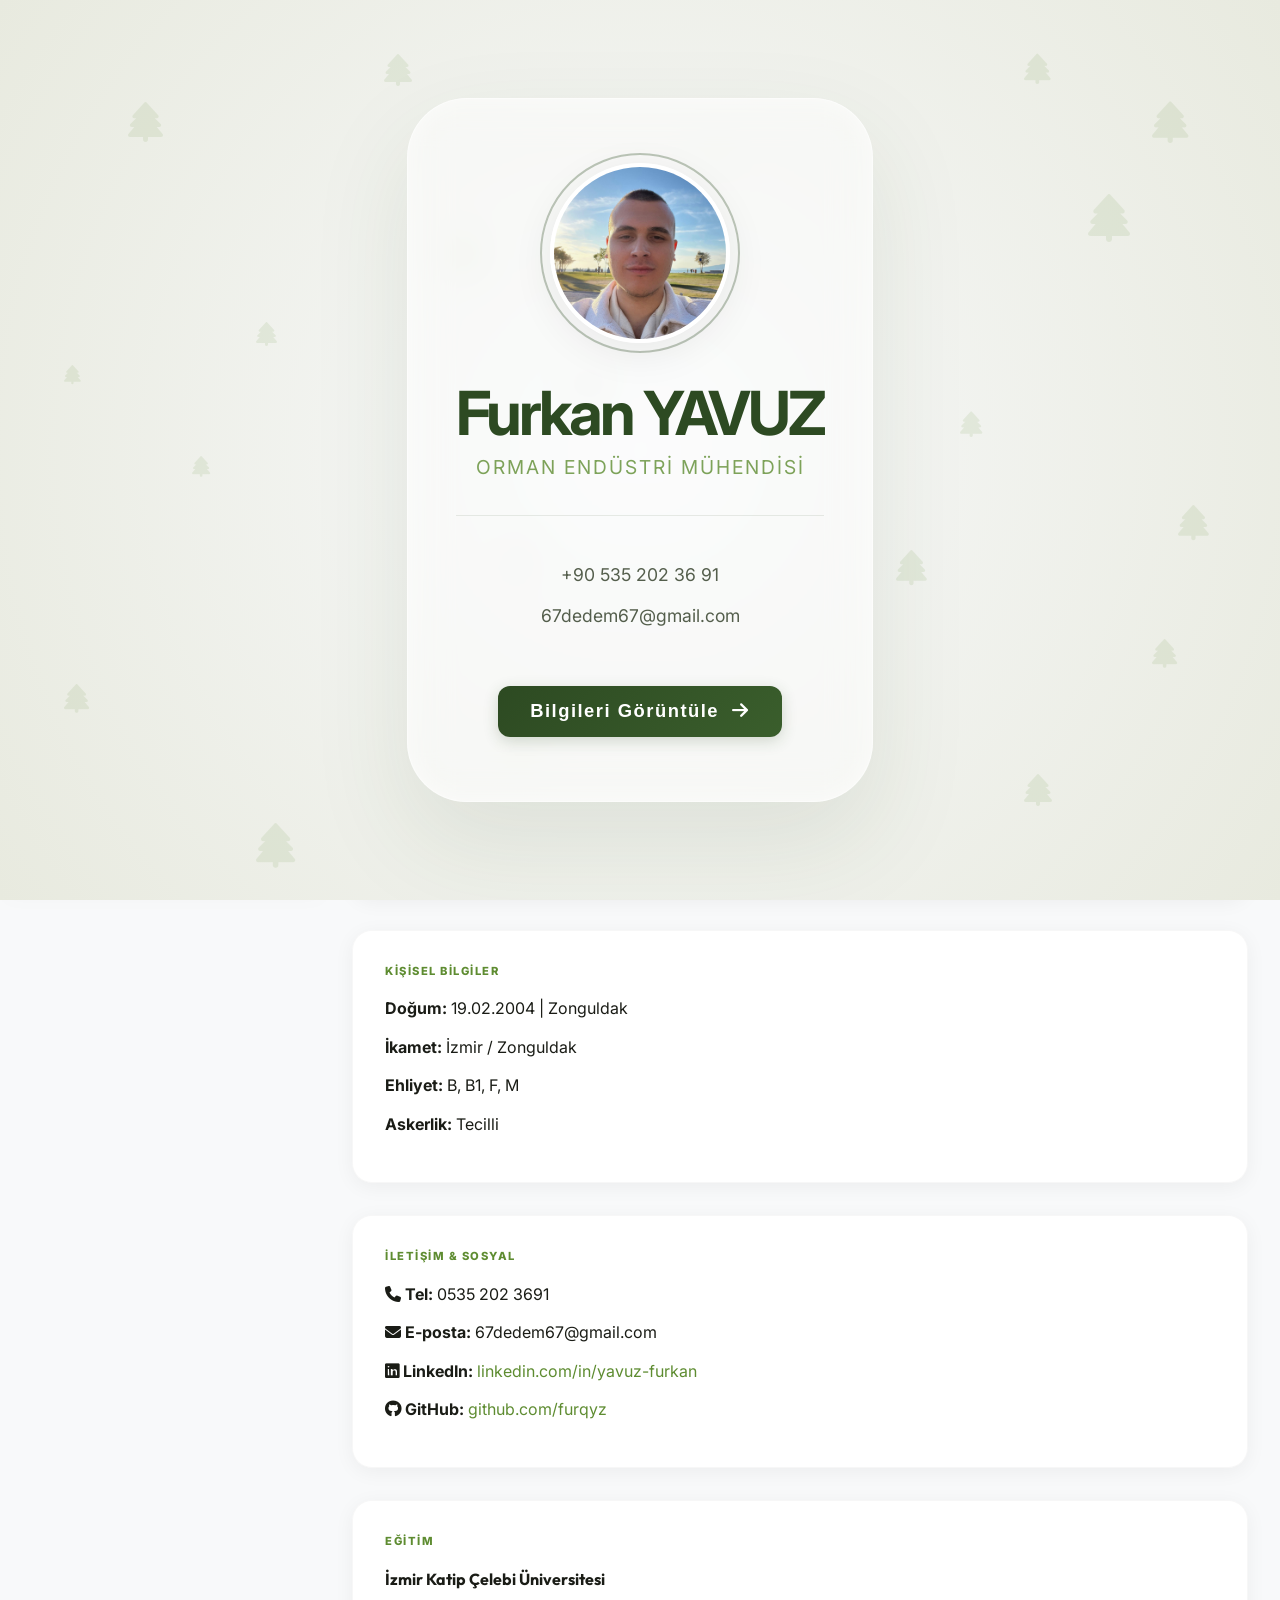
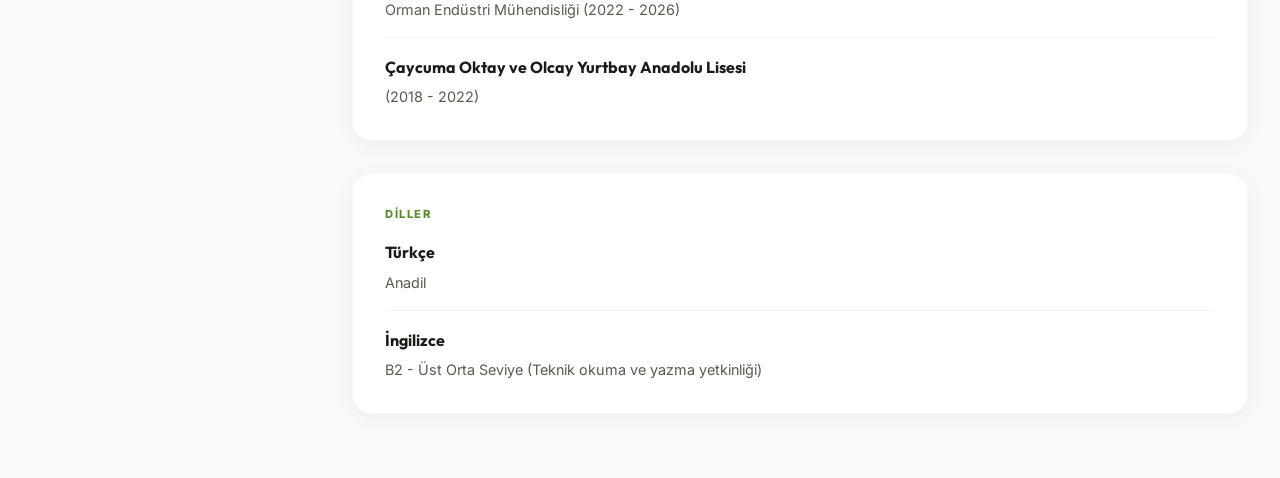
<file: index.html>
<!DOCTYPE html>
<html lang="tr">

<head>
    <meta charset="UTF-8">
    <meta name="viewport" content="width=device-width, initial-scale=1.0">
    <title>Furkan YAVUZ | Orman Endüstri Mühendisi</title>
    <meta name="description"
        content="Furkan YAVUZ - Profesyonel Profil ve CV Sitesi. Orman Endüstri Mühendisi, Yazılım ve Organizasyon Deneyimi.">
    <link rel="stylesheet" href="style.css">
    <link rel="stylesheet" href="https://cdnjs.cloudflare.com/ajax/libs/font-awesome/6.4.0/css/all.min.css">
</head>

<body>
    <!-- Splash Screen Overlay -->
    <div id="splashOverlay" class="splash-overlay">
        <div class="splash-bg">
            <!-- Many tree particles for a forest feel -->
            <div class="tree-particle tp1"></div>
            <div class="tree-particle tp2"></div>
            <div class="tree-particle tp3"></div>
            <div class="tree-particle tp4"></div>
            <div class="tree-particle tp5"></div>
            <div class="tree-particle tp6"></div>
            <div class="tree-particle tp7"></div>
            <div class="tree-particle tp8"></div>
            <div class="tree-particle tp9"></div>
            <div class="tree-particle tp10"></div>
            <div class="tree-particle tp11"></div>
            <div class="tree-particle tp12"></div>
            <div class="tree-particle tp13"></div>
            <div class="tree-particle tp14"></div>
            <div class="tree-particle tp15"></div>
            <div class="tree-particle tp16"></div>
            <div class="tree-particle tp17"></div>
            <div class="tree-particle tp18"></div>
            <div class="tree-particle tp19"></div>
            <div class="tree-particle tp20"></div>
        </div>
        <div class="splash-content">
            <div class="splash-photo-container">
                <img src="profile.jpg?v=2" alt="Furkan YAVUZ" class="splash-photo">
            </div>
            <h1 class="splash-name">Furkan YAVUZ</h1>
            <p class="splash-tagline" data-i18n="profile_title">Orman Endüstri Mühendisi</p>
            <div class="splash-info">
                <p>+90 535 202 36 91</p>
                <p>67dedem67@gmail.com</p>
            </div>
            <button id="enterBtn" class="btn btn-enter">
                Bilgileri Görüntüle &nbsp; <i class="fas fa-arrow-right"></i>
            </button>
        </div>
    </div>

    <div class="blueprint-grid"></div>
    <button class="theme-toggle" id="themeToggle" title="Temayı Değiştir">
        <i class="fas fa-moon"></i>
    </button>
    <button class="lang-toggle" id="langToggle" title="Change Language">
        TR
    </button>
    <div class="app-container">
        <!-- Sidebar Navigation -->
        <nav class="sidebar">
            <div class="sidebar-content">
                <div class="profile-section">
                    <img src="profile.jpg?v=2" alt="Furkan YAVUZ" class="profile-img"
                        onerror="this.src='https://ui-avatars.com/api/?name=Furkan+YAVUZ&background=354024&color=E5D7C4&size=128'">
                    <h1 class="profile-name">Furkan YAVUZ</h1>
                    <p class="profile-title" data-i18n="profile_title">Orman Endüstri Mühendisi</p>
                </div>

                <div class="nav-links">
                    <a href="#kimim" class="nav-item active"><i class="fas fa-id-card"></i> <span
                            data-i18n="nav_about">Hakkımda</span></a>
                    <a href="#projeler" class="nav-item"><i class="fas fa-code-branch"></i> <span
                            data-i18n="nav_projects">Proje Deneyimlerim</span></a>
                    <a href="#deneyimler" class="nav-item"><i class="fas fa-briefcase"></i> <span
                            data-i18n="nav_experience">Çalışma Hayatım</span></a>
                    <a href="#egitim" class="nav-item"><i class="fas fa-graduation-cap"></i> <span
                            data-i18n="nav_certificates">Sertifikalarım</span></a>
                </div>
            </div>

            <div class="sidebar-footer">
                <div class="footer-actions">
                    <div class="contact-group" id="contactGroup">
                        <button class="btn btn-contact" id="contactBtn">
                            <i class="fas fa-comment-dots"></i> &nbsp; <span data-i18n="btn_contact">Bana Ulaş</span>
                        </button>
                        <div class="contact-links">
                            <a href="https://wa.me/905352023691" class="btn btn-sm btn-wa" target="_blank"
                                title="WhatsApp'tan Mesaj At">
                                <i class="fab fa-whatsapp"></i>
                            </a>
                            <a href="mailto:67dedem67@gmail.com" class="btn btn-sm btn-gmail" title="Gmail'den Yaz">
                                <i class="fas fa-envelope"></i>
                            </a>
                            <a href="tel:+905352023691" class="btn btn-sm btn-call" title="Ara">
                                <i class="fas fa-phone"></i>
                            </a>
                            <a href="#" class="btn btn-sm btn-vcard" id="vcardBtn" title="Rehbere Ekle">
                                <i class="fas fa-address-card"></i>
                            </a>
                        </div>
                    </div>
                    <a href="Furkan YAVUZ  CV .pdf" class="btn btn-cv" download="Furkan YAVUZ  CV .pdf">
                        <i class="fas fa-download"></i> &nbsp; <span data-i18n="btn_cv">CV İndir</span>
                    </a>
                </div>
            </div>
        </nav>

        <!-- Main Content -->
        <main class="main-content">
            <!-- Detailed Bio Section (Consolidated) -->
            <section id="kimim" class="active">
                <h2 class="section-title" data-i18n="about_title">Hakkımda olan bilgiler</h2>
                <div class="card" style="margin-bottom: 2rem;">
                    <h3 style="margin-top: 0; margin-bottom: 0.8rem; color: var(--forest-deep);"
                        data-i18n="bio_heading">Ben Kimim</h3>
                    <p data-i18n="bio_p1">Ben Furkan YAVUZ. 2004 yılında Zonguldak’ın Çaycuma ilçesinde doğdum. Lise
                        eğitimimi Zonguldak’ta
                        tamamladıktan sonra üniversite eğitimi için İzmir’e yerleştim ve İzmir Katip Çelebi
                        Üniversitesi Orman Endüstri Mühendisliği bölümünden başarıyla mezun oldum. Bu süreci sadece
                        akademik bir yolculuk olarak değil; bitmek bilmeyen bir öğrenme tutkusu ve girişimcilik serüveni
                        olarak tanımlıyorum. 4 yıllık lisans hayatım boyunca, sınırları zorlayan pek çok farklı
                        disiplinde kendimi denemekten ve yeni alanlara atılmaktan asla çekinmedim. Yazılımdan finansal
                        analizlere, e-ticaret operasyonlarından TÜBİTAK 2209-A projelerine kadar uzanan bu süreçte;
                        500.000’den fazla kullanıcıya ulaşan projeler
                        yönettim ve sayısız girişimde aktif rol aldım.
                    </p>
                    <br>
                    <p data-i18n="bio_p2">Benim için en büyük motivasyon kaynağı, bilinmeyen bir konunun derinliklerine
                        inip onu en ince
                        ayrıntısına kadar çözümlemektir. Bir problemi veya teknolojiyi günlerce, gerekirse haftalarca
                        titizlikle araştırmaktan; o konunun uzmanı olana dek detaylarda kaybolmaktan büyük keyif alırım.
                        Öğrenmeye olan bu "aşırı" açık yapım ve teknik altyapımı ticari zekayla birleştirme yeteneğimle,
                        sadece verilen işi yapan değil; o işi kökten kavrayan, analiz eden ve inovatif çözümler üreten
                        bir vizyonla hareket ediyorum.</p>

                    <h3 style="margin-top: 1.5rem; margin-bottom: 0.8rem; color: var(--forest-deep);"
                        data-i18n="career_heading">Kariyer Hedefleri
                    </h3>
                    <p data-i18n="career_p1">Orman Endüstri Mühendisliği disiplinini, ileri seviye teknoloji hakimiyetim
                        ve dijital araçları
                        en uç sınırlarına kadar kullanma becerimle birleştirerek sektörde fark yaratmayı hedefliyorum.
                        Yazılım vizyonum ve analitik düşünme yapımla; geleneksel mühendislik süreçlerini dijital
                        sistemlere entegre eden, verimliliği teknolojiyle maksimize eden öncü projelerde etkin rol
                        almayı amaçlıyorum.</p>
                    <br>
                    <p data-i18n="career_p2">Öğrenmeye olan sınırsız merakımı ve teknik analitik yeteneğimi, kurumun
                        dijital dönüşüm vizyonuna
                        değer katacak bir kariyere dönüştürmek temel gayemdir. Sektörel bilgi birikimimi teknolojik
                        çözüm üretme gücümle birleştirerek, sadece süreci yöneten değil, geleceğin mühendislik
                        çözümlerini inşa eden bir vizyonla hareket ediyorum.</p>
                </div>

                <div class="card-grid grid-info">
                    <div class="card">
                        <span class="card-tag" data-i18n="tag_personal">Kişisel Bilgiler</span>
                        <ul style="color: var(--text-primary); margin-top: 1rem;">
                            <li style="margin-bottom: 0.8rem;"><strong data-i18n="info_birth">Doğum:</strong> 19.02.2004
                                | Zonguldak</li>
                            <li style="margin-bottom: 0.8rem;"><strong data-i18n="info_residence">İkamet:</strong> İzmir
                                / Zonguldak</li>
                            <li style="margin-bottom: 0.8rem;"><strong data-i18n="info_license">Ehliyet:</strong> B, B1,
                                F, M </li>
                            <li style="margin-bottom: 0.8rem;"><strong data-i18n="info_military">Askerlik:</strong>
                                <span data-i18n="military_status">Tecilli</span>
                            </li>
                        </ul>
                    </div>
                    <div class="card">
                        <span class="card-tag">İletişim & Sosyal</span>
                        <ul style="color: var(--text-primary); margin-top: 1rem;">
                            <li style="margin-bottom: 0.8rem;"><strong><i class="fas fa-phone"></i> Tel:</strong> 0535
                                202 3691</li>
                            <li style="margin-bottom: 0.8rem;"><strong><i class="fas fa-envelope"></i> E-posta:</strong>
                                67dedem67@gmail.com</li>
                            <li style="margin-bottom: 0.8rem;"><strong><i class="fas fa-brands fa-linkedin"></i>
                                    LinkedIn:</strong> <a href="https://linkedin.com/in/yavuz-furkan" target="_blank"
                                    style="color: var(--forest-light);">linkedin.com/in/yavuz-furkan</a></li>
                            <li style="margin-bottom: 0.8rem;"><strong><i class="fas fa-brands fa-github"></i>
                                    GitHub:</strong> <a href="https://github.com/furqyz" target="_blank"
                                    style="color: var(--forest-light);">github.com/furqyz</a></li>
                        </ul>
                    </div>
                    <div class="card">
                        <span class="card-tag" data-i18n="tag_education">Eğitim</span>
                        <div style="margin-top: 1rem;">
                            <h4 style="font-size: 1rem; margin-bottom: 0.3rem;" data-i18n="uni_name">İzmir Katip Çelebi
                                Üniversitesi</h4>
                            <p style="font-size: 0.9rem; color: var(--text-muted);" data-i18n="uni_deg">Orman Endüstri
                                Mühendisliği (2022 - 2026)</p>
                            <hr style="margin: 1rem 0; opacity: 0.1;">
                            <h4 style="font-size: 1rem; margin-bottom: 0.3rem;" data-i18n="highschool_name">Çaycuma
                                Oktay ve Olcay Yurtbay Anadolu Lisesi</h4>
                            <p style="font-size: 0.9rem; color: var(--text-muted);">(2018 - 2022)</p>
                        </div>
                    </div>
                    <div class="card">
                        <span class="card-tag" data-i18n="tag_languages">Diller</span>
                        <div style="margin-top: 1rem;">
                            <h4 style="font-size: 1rem; margin-bottom: 0.3rem;" data-i18n="lang_tr">Türkçe</h4>
                            <p style="font-size: 0.9rem; color: var(--text-muted);" data-i18n="lang_tr_level">Anadil</p>
                            <hr style="margin: 1rem 0; opacity: 0.1;">
                            <h4 style="font-size: 1rem; margin-bottom: 0.3rem;" data-i18n="lang_en">İngilizce</h4>
                            <p style="font-size: 0.9rem; color: var(--text-muted);" data-i18n="lang_en_level">B2 - Üst
                                Orta Seviye (Teknik okuma ve yazma yetkinliği)</p>
                        </div>
                    </div>
                </div>
            </section>

            <!-- Projects Section -->
            <section id="projeler">
                <h2 class="section-title" data-i18n="projects_title">Proje Deneyimlerim</h2>
                <div class="card-grid">
                    <!-- 1. TÜBİTAK 2209-A -->
                    <div class="card">
                        <span class="card-tag">Araştırma & Geliştirme</span>
                        <h3>TÜBİTAK 2209-A Araştırma Projesi</h3>
                        <span class="card-date">2025 – 2026</span>
                        <p>Sürdürülebilir malzeme geliştirme üzerine deneysel tasarım, süreç planlama ve raporlama adımlarını yürütüyorum.</p>
                    </div>

                    <!-- 2. Finans & Portföy Yönetimi -->
                    <div class="card">
                        <span class="card-tag">Finans & Analiz</span>
                        <h3>Finans & Portföy Yönetimi</h3>
                        <span class="card-date">2022 – 2026</span>
                        <p>BIST ve ABD borsalarında aktif portföy yönetimi ile finansal analiz/topluluk paylaşımları yaptım.</p>
                    </div>

                    <!-- 3. Dijital & Fiziksel Ürün Operasyonları -->
                    <div class="card">
                        <span class="card-tag" data-i18n="tag_ops">Operasyon & Satış</span>
                        <h3 data-i18n="proj_ops_title">Dijital & Fiziksel Ürün Operasyonları</h3>
                        <span class="card-date" data-i18n="date_present">2021 – 2026</span>
                        <p data-i18n="proj_ops_desc">Lisans, yazılım ve fiziksel ürünlerin tedarik, satış ve ödeme süreçlerini uçtan uca yönetiyorum.</p>
                    </div>

                    <!-- 4. Saha Organizasyon & Etkinlik Yönetimi -->
                    <div class="card">
                        <span class="card-tag">Organizasyon</span>
                        <h3>Saha Organizasyon & Etkinlik Yönetimi</h3>
                        <span class="card-date">2024</span>
                        <p>VAR destekli, ödüllü futbol turnuvasının sponsorluk, bütçe ve saha koordinasyonunu yönettim.</p>
                    </div>

                    <!-- 5. Butik Üretim & E-Ticaret Girişimi -->
                    <div class="card">
                        <span class="card-tag">Girişimcilik</span>
                        <h3>Butik Üretim & E-Ticaret Girişimi</h3>
                        <span class="card-date">2023 – 2024</span>
                        <p>Mum üretiminden marka kimliği, paketleme ve dijital pazarlamaya kadar tüm satış sürecini yönettim.</p>
                    </div>

                    <!-- 6. Yazılım & Bot Geliştirme -->
                    <div class="card">
                        <span class="card-tag" data-i18n="tag_software">Yazılım Geliştirme</span>
                        <h3 data-i18n="proj_bot_title">Yazılım & Bot Geliştirme</h3>
                        <span class="card-date">2020 – 2023</span>
                        <p data-i18n="proj_bot_desc">500.000+ kullanıcıya ulaşan yüksek etkileşimli Discord botları geliştirdim ve ticarileştirdim.</p>
                    </div>

                    <!-- 7. Grafik Tasarım & Dijital İçerik Üretimi -->
                    <div class="card">
                        <span class="card-tag" data-i18n="tag_design">Tasarım & İçerik</span>
                        <h3 data-i18n="proj_design_title">Grafik Tasarım & Dijital İçerik Üretimi</h3>
                        <span class="card-date">2018 – 2022</span>
                        <p data-i18n="proj_design_desc">Sosyal medya markaları için logo, görsel tasarım ve video kurgu süreçlerini üstlendim.</p>
                    </div>

                    <!-- 8. Uluslararası Ürün Tedarik & Satış Operasyonu -->
                    <div class="card">
                        <span class="card-tag" data-i18n="tag_trade">Ticaret & Tedarik</span>
                        <h3 data-i18n="proj_trade_title">Uluslararası Ürün Tedarik & Satış Operasyonu</h3>
                        <span class="card-date">2024</span>
                        <p data-i18n="proj_trade_desc">Yurtdışından ürün tedarik edip (oyun konsolu ve aksesuarları) online ve fiziksel dağıtım kanalları üzerinden 250’den fazla satış işlemini uçtan uca yönettim.</p>
                    </div>

                    <!-- 9. Yazılım & Web Geliştirme -->
                    <div class="card">
                        <span class="card-tag" data-i18n="tag_hobby">Yazılım & Tasarım</span>
                        <h3 data-i18n="proj_web_title">Yazılım & Web Geliştirme (Hobi)</h3>
                        <span class="card-date" data-i18n="date_constant">Sürekli Gelişim</span>
                        <p data-i18n="proj_web_desc">Kullanıcı ihtiyaçlarına yönelik basit çaplı uygulama geliştirme çalışmaları yürütüyor ve modern arayüz tasarımlarına sahip web siteleri hazırlıyorum.</p>
                    </div>
                </div>
            </section>

            <!-- Experience Section -->
            <section id="deneyimler">
                <h2 class="section-title" data-i18n="experience_title">Çalışma Hayatım</h2>
                <div class="card-grid">
                    <div class="card">
                        <span class="card-tag" data-i18n="tag_family">Aile İşletmesi / Ticaret</span>
                        <h3 data-i18n="exp_yavuzlar_title">Yavuzlar Plastik</h3>
                        <span class="card-date" data-i18n="exp_yavuzlar_loc">Filyos - Zonguldak</span>
                        <p data-i18n="exp_yavuzlar_desc">Kendi iş yerimizde montaj ve satış operasyonlarını bizzat
                            yürütüyorum; ürün tedarik ve müşteri yönetimi süreçlerini yönetiyorum.</p>
                    </div>
                    <div class="card">
                        <span class="card-tag" data-i18n="tag_intern">Staj / Deneyim</span>
                        <h3 data-i18n="exp_teksoz_title">Teksöz Orman Ürünleri</h3>
                        <span class="card-date" data-i18n="exp_teksoz_loc">Hatay - Antakya</span>
                        <p data-i18n="exp_teksoz_desc">Sektörel süreçler ve hammadde yönetimi üzerine pratik saha
                            deneyimi.</p>
                    </div>
                    <div class="card">
                        <span class="card-tag" data-i18n="tag_field">Staj / Saha Deneyimi</span>
                        <h3 data-i18n="exp_akyuzlu_title">Akyüzlü Mühendislik</h3>
                        <span class="card-date" data-i18n="exp_akyuzlu_loc">Çaycuma - Zonguldak</span>
                        <p data-i18n="exp_akyuzlu_desc">Saha çalışmalarına aktif katılım sağlayarak; izin belgelerinin
                            düzenlenmesi ve mühendislik planlama süreçlerinde rol alıyorum.</p>
                    </div>
                </div>
            </section>

            <!-- Skills & Certificates -->
            <section id="egitim">
                <h2 class="section-title" data-i18n="skills_title">Beceriler & Sertifikalar</h2>

                <h3 style="margin-bottom: 1rem;" data-i18n="tech_skills_heading">Teknik Beceriler</h3>
                <div class="skills-container">
                    <span class="skill-badge" data-i18n="skill_pazar">Pazar Analizi & Trend Öngörüsü</span>
                    <span class="skill-badge" data-i18n="skill_endustri">Endüstriyel Süreç Yönetimi</span>
                    <span class="skill-badge" data-i18n="skill_veri">Veri Odaklı Satış Stratejileri</span>
                    <span class="skill-badge" data-i18n="skill_gorsel">Görsel Kimlik & Marka İletişimi</span>
                    <span class="skill-badge" data-i18n="skill_teknik">Teknik & Kreatif Metin Yazarlığı</span>
                    <span class="skill-badge" data-i18n="skill_dijital">Dijital İş Akışı & Otomasyon</span>
                    <span class="skill-badge" data-i18n="skill_stratejik">Stratejik Planlama & Çizelgeleme</span>
                    <span class="skill-badge" data-i18n="skill_analitik">Analitik Problem Çözme</span>
                    <span class="skill-badge" data-i18n="skill_ileri">İleri Seviye Veri Analitiği</span>
                    <span class="skill-badge" data-i18n="skill_proje">Proje Yaşam Döngüsü Takibi</span>
                </div>

                <h3 style="margin-top: 2rem; margin-bottom: 1rem;" data-i18n="certs_heading">Sertifikalar & Belgeler
                </h3>
                <div class="card">
                    <ul style="color: var(--text-primary); padding-left: 1.2rem;">
                        <li style="margin-bottom: 0.5rem;"><i class="fas fa-certificate"
                                style="color: var(--text-accent);"></i> <span data-i18n="cert_excel">Microsoft Excel
                                Temelleri</span></li>
                        <li style="margin-bottom: 0.5rem;"><i class="fas fa-certificate"
                                style="color: var(--text-accent);"></i> <span data-i18n="cert_word">Microsoft Word
                                Temelleri</span></li>
                        <li style="margin-bottom: 0.5rem;"><i class="fas fa-certificate"
                                style="color: var(--text-accent);"></i> <span data-i18n="cert_ent">Girişimcilik
                                Temelleri</span></li>
                        <li style="margin-bottom: 0.5rem;"><i class="fas fa-certificate"
                                style="color: var(--text-accent);"></i> <span data-i18n="cert_invest">Şirket Değerleme
                                ve Yatırım Süreçleri</span></li>
                        <li style="margin-bottom: 0.5rem;"><i class="fas fa-certificate"
                                style="color: var(--text-accent);"></i> <span data-i18n="cert_fin">Finansal
                                Okuryazarlık</span></li>
                        <li style="margin-bottom: 0.5rem;"><i class="fas fa-certificate"
                                style="color: var(--text-accent);"></i> <span data-i18n="cert_canva">Uygulamalı
                                Canva</span></li>
                        <li style="margin-bottom: 0.5rem;"><i class="fas fa-language"
                                style="color: var(--text-accent);"></i> <span data-i18n="cert_en">B2 Seviye
                                İngilizce</span></li>
                        <li style="margin-bottom: 0.5rem;"><i class="fas fa-anchor"
                                style="color: var(--text-accent);"></i> <span data-i18n="cert_sea">Amatör Denizci
                                Belgesi</span></li>
                        <li style="margin-bottom: 0.5rem;"><i class="fas fa-plane"
                                style="color: var(--text-accent);"></i> <span data-i18n="cert_uav">İHA - 1 - Sportif /
                                Amatör Belgesi</span></li>
                    </ul>
                </div>
            </section>

            </section>
        </main>
    </div>

    <script src="script.js?v=2"></script>
</body>

</html>
</file>
<file: style.css>
@import url('https://fonts.googleapis.com/css2?family=Inter:wght@300;400;500;600;700&family=Outfit:wght@300;400;500;600;700&display=swap');

/* Splash Screen Overlay */
.splash-overlay {
    position: fixed;
    top: 0;
    left: 0;
    width: 100%;
    height: 100%;
    background: radial-gradient(circle at center, var(--off-white) 0%, #E8EADF 100%);
    z-index: 9999;
    display: flex;
    justify-content: center;
    align-items: center;
    transition: all 1.2s cubic-bezier(0.16, 1, 0.3, 1);
    overflow: hidden;
}

.dark-theme .splash-overlay {
    background: radial-gradient(circle at center, #151812 0%, #0B0C0A 100%);
}

.splash-overlay.hide {
    opacity: 0;
    pointer-events: none;
    transition: opacity 0.8s ease 0.4s;
}

/* Transition Phases */
.splash-overlay.zoom-out .splash-content {
    opacity: 0;
    transform: scale(0.9);
    filter: blur(10px);
    transition: all 0.6s ease;
}

.splash-overlay.zoom-out .tree-particle {
    animation: treeFlyOut 1s cubic-bezier(0.7, 0, 0.3, 1) forwards !important;
}

@keyframes treeFlyOut {
    to {
        transform: scale(15) translate(var(--tx), var(--ty));
        opacity: 0;
        filter: blur(10px);
    }
}

.splash-bg {
    position: absolute;
    top: 0;
    left: 0;
    width: 100%;
    height: 100%;
    z-index: 1;
}

/* Scattered Tree Particles */
.tree-particle {
    position: absolute;
    color: var(--forest-light);
    opacity: 0.1;
    font-family: 'Font Awesome 5 Free';
    font-weight: 900;
    user-select: none;
    pointer-events: none;
}

.tree-particle::before {
    content: '\f1bb';
}

.tp1 {
    top: 10%;
    left: 10%;
    font-size: 2.5rem;
    animation: gentleSway 20s infinite ease-in-out;
    --tx: -100vw;
    --ty: -100vh;
}

.tp2 {
    top: 75%;
    left: 5%;
    font-size: 1.8rem;
    animation: gentleSway 25s infinite ease-in-out -5s;
    --tx: -100vw;
    --ty: 100vh;
}

.tp3 {
    top: 20%;
    left: 85%;
    font-size: 3rem;
    animation: gentleSway 30s infinite ease-in-out -10s;
    --tx: 100vw;
    --ty: -100vh;
}

.tp4 {
    top: 85%;
    left: 80%;
    font-size: 2rem;
    animation: gentleSway 22s infinite ease-in-out -2s;
    --tx: 100vw;
    --ty: 100vh;
}

.tp5 {
    top: 15%;
    left: 55%;
    font-size: 1.5rem;
    animation: gentleSway 28s infinite ease-in-out -15s;
    --tx: 0;
    --ty: -100vh;
}

.tp6 {
    top: 55%;
    left: 92%;
    font-size: 2.2rem;
    animation: gentleSway 32s infinite ease-in-out -8s;
    --tx: 100vw;
    --ty: 0;
}

.tp7 {
    top: 40%;
    left: 5%;
    font-size: 1.2rem;
    animation: gentleSway 19s infinite ease-in-out -1s;
    --tx: -100vw;
    --ty: 0;
}

.tp8 {
    top: 5%;
    left: 30%;
    font-size: 2rem;
    animation: gentleSway 24s infinite ease-in-out -12s;
    --tx: -50vw;
    --ty: -100vh;
}

.tp9 {
    top: 60%;
    left: 40%;
    font-size: 1.4rem;
    animation: gentleSway 27s infinite ease-in-out -4s;
    --tx: -20vw;
    --ty: 100vh;
}

.tp10 {
    top: 90%;
    left: 20%;
    font-size: 2.8rem;
    animation: gentleSway 35s infinite ease-in-out -18s;
    --tx: -80vw;
    --ty: 100vh;
}

.tp11 {
    top: 45%;
    left: 75%;
    font-size: 1.6rem;
    animation: gentleSway 21s infinite ease-in-out -3s;
    --tx: 50vw;
    --ty: 10vh;
}

.tp12 {
    top: 5%;
    left: 80%;
    font-size: 1.9rem;
    animation: gentleSway 26s infinite ease-in-out -9s;
    --tx: 80vw;
    --ty: -100vh;
}

.tp13 {
    top: 35%;
    left: 20%;
    font-size: 1.5rem;
    animation: gentleSway 23s infinite ease-in-out -7s;
    --tx: -80vw;
    --ty: -30vh;
}

.tp14 {
    top: 60%;
    left: 70%;
    font-size: 2.2rem;
    animation: gentleSway 29s infinite ease-in-out -11s;
    --tx: 80vw;
    --ty: 40vh;
}

.tp15 {
    top: 80%;
    left: 40%;
    font-size: 1.7rem;
    animation: gentleSway 24s infinite ease-in-out -4s;
    --tx: 0;
    --ty: 100vh;
}

.tp16 {
    top: 25%;
    left: 35%;
    font-size: 2.4rem;
    animation: gentleSway 31s infinite ease-in-out -13s;
    --tx: -40vw;
    --ty: -80vh;
}

.tp17 {
    top: 50%;
    left: 15%;
    font-size: 1.3rem;
    animation: gentleSway 19s infinite ease-in-out -2s;
    --tx: -100vw;
    --ty: 20vh;
}

.tp18 {
    top: 10%;
    left: 90%;
    font-size: 2.6rem;
    animation: gentleSway 33s infinite ease-in-out -16s;
    --tx: 100vw;
    --ty: -100vh;
}

.tp19 {
    top: 70%;
    left: 90%;
    font-size: 1.8rem;
    animation: gentleSway 27s infinite ease-in-out -5s;
    --tx: 100vw;
    --ty: 60vh;
}

.tp20 {
    top: 40%;
    left: 45%;
    font-size: 2.1rem;
    animation: gentleSway 25s infinite ease-in-out -8s;
    --tx: 0;
    --ty: -100vh;
}


@keyframes gentleSway {

    0%,
    100% {
        transform: translate(0, 0) rotate(0deg);
    }

    33% {
        transform: translate(35px, 20px) rotate(8deg);
    }

    66% {
        transform: translate(-25px, 30px) rotate(-6deg);
    }
}

.splash-content {
    position: relative;
    z-index: 10;
    text-align: center;
    max-width: 500px;
    padding: 4rem 3rem;
    background: rgba(255, 255, 255, 0.45);
    backdrop-filter: blur(20px);
    border-radius: 60px;
    border: 1px solid rgba(255, 255, 255, 0.6);
    box-shadow:
        0 40px 100px rgba(45, 74, 34, 0.1),
        inset 0 0 20px rgba(255, 255, 255, 0.5);
    transition: var(--transition);
}

.dark-theme .splash-content {
    background: rgba(21, 24, 18, 0.6);
    border: 1px solid rgba(255, 255, 255, 0.05);
    box-shadow: 0 40px 100px rgba(0, 0, 0, 0.4);
}

.splash-photo-container {
    position: relative;
    width: 180px;
    height: 180px;
    margin: 0 auto 2.5rem;
}

.splash-photo-container::after {
    content: '';
    position: absolute;
    top: -10px;
    left: -10px;
    right: -10px;
    bottom: -10px;
    border: 2px solid var(--forest-deep);
    border-radius: 50%;
    opacity: 0.3;
    animation: pulseBorder 3s infinite ease-in-out;
}

@keyframes pulseBorder {

    0%,
    100% {
        transform: scale(1);
        opacity: 0.3;
    }

    50% {
        transform: scale(1.05);
        opacity: 0.1;
    }
}

.splash-photo {
    width: 100%;
    height: 100%;
    border-radius: 50%;
    border: 4px solid var(--pure-white);
    box-shadow: var(--shadow-premium);
    object-fit: cover;
    image-rendering: -webkit-optimize-contrast;
    backface-visibility: hidden;
    transform: translateZ(0);
}

.splash-name {
    font-family: var(--font-header);
    font-size: 3.8rem;
    line-height: 1;
    letter-spacing: -3px;
    margin-bottom: 0.5rem;
    color: var(--forest-deep);
}

.splash-tagline {
    font-family: var(--font-header);
    font-size: 1.2rem;
    color: var(--forest-light);
    letter-spacing: 2px;
    text-transform: uppercase;
    margin-bottom: 2rem;
    opacity: 0.8;
}

.splash-info {
    border-top: 1px solid rgba(45, 74, 34, 0.1);
    padding-top: 2rem;
    font-size: 1.1rem;
    color: var(--text-muted);
    margin-bottom: 3.5rem;
}

.splash-info p {
    margin: 0.8rem 0;
    text-align: center;
}

.btn-enter {
    padding: 1.4rem 3.5rem;
    font-size: 1.15rem;
    font-weight: 700;
    letter-spacing: 1.5px;
    background: var(--forest-deep);
    color: var(--pure-white) !important;
    border-radius: 100px;
    box-shadow: 0 15px 45px rgba(45, 74, 34, 0.3);
    transition: all 0.5s cubic-bezier(0.16, 1, 0.3, 1);
    cursor: pointer;
}

.btn-enter:hover {
    transform: translateY(-8px) scale(1.05);
    box-shadow: 0 20px 60px rgba(45, 74, 34, 0.4);
    background: var(--charcoal-green);
}


/* Language Toggle */
.lang-toggle {
    position: fixed;
    top: 2rem;
    right: 5.5rem;
    z-index: 1001;
    background: var(--bg-card);
    border: 1px solid rgba(45, 74, 34, 0.1);
    color: var(--forest-deep);
    width: 45px;
    height: 45px;
    border-radius: 50%;
    display: flex;
    align-items: center;
    justify-content: center;
    cursor: pointer;
    box-shadow: var(--shadow-soft);
    transition: var(--transition);
    font-weight: 700;
    font-size: 0.8rem;
    font-family: 'Outfit', sans-serif;
}

.lang-toggle:hover {
    background: var(--forest-deep);
    color: var(--pure-white);
    transform: scale(1.1);
}

:root {
    /* New Fresh Forest Color Palette */
    --forest-deep: #2D4A22;
    --forest-light: #5E8C31;
    --charcoal-green: #1A1C16;
    --sage-gray: #545E4C;
    --off-white: #F8F9FA;
    --pure-white: #FFFFFF;

    /* Semantic Colors */
    --bg-main: var(--off-white);
    --bg-card: var(--pure-white);
    --text-primary: var(--charcoal-green);
    --text-accent: var(--forest-deep);
    --text-muted: var(--sage-gray);

    /* Spacing & Borders */
    --spacing-xs: 0.5rem;
    --spacing-sm: 1rem;
    --spacing-md: 2rem;
    --spacing-lg: 4rem;
    --border-radius: 20px;
    --transition: all 0.4s cubic-bezier(0.16, 1, 0.3, 1);
    --shadow-soft: 0 4px 20px rgba(26, 28, 22, 0.05);
    --shadow-premium: 0 10px 40px rgba(26, 28, 22, 0.08);
}

/* Dark Theme Variables */
body.dark-theme {
    --bg-main: #0B0C0A;
    --bg-card: #151812;
    --forest-deep: #4CD964;
    /* Brighter accent for dark */
    --forest-light: #2D4A22;
    --charcoal-green: #E5D7C4;
    /* Bone text for dark */
    --sage-gray: #A2A89C;
    --pure-white: #151812;
    --off-white: #0B0C0A;
    --text-primary: #E5D7C4;
    --text-muted: #A2A89C;
    --shadow-soft: 0 4px 20px rgba(0, 0, 0, 0.4);
    --shadow-premium: 0 10px 40px rgba(0, 0, 0, 0.5);
}

/* Blueprint Grid Background */
.blueprint-grid {
    position: fixed;
    top: 0;
    left: 0;
    width: 100%;
    height: 100%;
    z-index: -1;
    background-image:
        linear-gradient(rgba(45, 74, 34, 0.03) 1px, transparent 1px),
        linear-gradient(90deg, rgba(45, 74, 34, 0.03) 1px, transparent 1px);
    background-size: 30px 30px;
    pointer-events: none;
}

.dark-theme .blueprint-grid {
    background-image:
        linear-gradient(rgba(255, 255, 255, 0.02) 1px, transparent 1px),
        linear-gradient(90deg, rgba(255, 255, 255, 0.02) 1px, transparent 1px);
}

/* Scroll Reveal */
.reveal {
    opacity: 0;
    transform: translateY(30px);
    transition: all 0.8s cubic-bezier(0.16, 1, 0.3, 1);
}

.reveal.visible {
    opacity: 1;
    transform: translateY(0);
}

* {
    margin: 0;
    padding: 0;
    box-sizing: border-box;
}

body {
    font-family: 'Inter', sans-serif;
    background-color: var(--bg-main);
    color: var(--text-primary);
    line-height: 1.6;
    overflow-x: hidden;
}

h1,
h2,
h3,
h4 {
    font-family: 'Outfit', sans-serif;
    color: var(--text-primary);
    font-weight: 700;
}

a {
    text-decoration: none;
    color: inherit;
    transition: var(--transition);
}

ul {
    list-style: none;
}

/* Layout */
.app-container {
    display: flex;
    min-height: 100vh;
}

/* Sidebar Navigation */
.sidebar {
    width: 320px;
    height: 100vh;
    position: fixed;
    left: 0;
    top: 0;
    padding: var(--spacing-md);
    display: flex;
    flex-direction: column;
    justify-content: space-between;
    background-color: var(--pure-white);
    border-right: 1px solid rgba(26, 28, 22, 0.05);
    z-index: 1000;
    box-shadow: 4px 0 20px rgba(0, 0, 0, 0.02);
}

.profile-section {
    display: flex;
    flex-direction: column;
    align-items: center;
    text-align: center;
    margin-bottom: var(--spacing-md);
}

.profile-img {
    width: 140px;
    height: 140px;
    border-radius: 50%;
    object-fit: cover;
    margin-bottom: var(--spacing-sm);
    box-shadow: var(--shadow-premium);
    border: 4px solid var(--off-white);
    image-rendering: -webkit-optimize-contrast;
    backface-visibility: hidden;
    transform: translateZ(0);
}

.profile-name {
    font-size: 1.6rem;
    color: var(--text-primary);
    letter-spacing: -0.5px;
}

.profile-title {
    font-size: 0.95rem;
    color: var(--forest-light);
    font-weight: 600;
}

.nav-links {
    margin-top: var(--spacing-md);
}

.nav-item {
    padding: 0.8rem 1.2rem;
    border-radius: 12px;
    margin-bottom: 0.6rem;
    font-weight: 500;
    font-size: 0.95rem;
    cursor: pointer;
    display: flex;
    align-items: center;
    gap: 0.7rem;
    color: var(--sage-gray);
    transition: var(--transition);
}

.nav-item i {
    font-size: 1.1rem;
    opacity: 0.7;
}

.nav-item:hover {
    background-color: var(--off-white);
    color: var(--forest-deep);
    transform: translateX(5px);
}

.nav-item.active {
    background-color: var(--forest-deep);
    color: var(--pure-white);
    box-shadow: 0 4px 15px rgba(45, 74, 34, 0.2);
}

.nav-item.active i {
    opacity: 1;
}

/* Main Content Area */
.main-content {
    margin-left: 320px;
    flex: 1;
    padding: var(--spacing-lg) var(--spacing-md);
    max-width: 1400px;
}

section {
    display: none;
    margin-bottom: 0;
    animation: fadeIn 0.4s ease-out;
}

section.active {
    display: block;
}

@keyframes fadeIn {
    from {
        opacity: 0;
        transform: translateY(10px);
    }

    to {
        opacity: 1;
        transform: translateY(0);
    }
}

.section-title {
    font-size: 2.2rem;
    margin-bottom: var(--spacing-md);
    position: relative;
    display: inline-block;
    color: var(--forest-deep);
}

.section-title::after {
    content: '';
    position: absolute;
    left: 0;
    bottom: -8px;
    width: 50px;
    height: 4px;
    background: linear-gradient(90deg, var(--forest-deep), var(--forest-light));
    border-radius: 2px;
}

/* Cards */
.card-grid {
    display: grid;
    grid-template-columns: repeat(auto-fill, minmax(280px, 1fr));
    gap: var(--spacing-md);
}

.grid-info {
    grid-template-columns: repeat(auto-fit, minmax(450px, 1fr));
}

.card {
    background-color: var(--bg-card);
    padding: var(--spacing-md);
    border-radius: var(--border-radius);
    transition: var(--transition);
    border: 1px solid rgba(0, 0, 0, 0.03);
    box-shadow: var(--shadow-soft);
}

.card:hover {
    transform: translateY(-8px);
    box-shadow: var(--shadow-premium);
    border-color: rgba(94, 140, 49, 0.1);
}

.card-tag {
    font-size: 0.7rem;
    text-transform: uppercase;
    color: var(--forest-light);
    font-weight: 800;
    letter-spacing: 1.5px;
    margin-bottom: var(--spacing-xs);
    display: block;
}

.card h3 {
    margin-bottom: var(--spacing-xs);
    font-size: 1.3rem;
}

.card-date {
    font-size: 0.85rem;
    color: var(--text-muted);
    font-weight: 500;
    margin-bottom: var(--spacing-sm);
    display: block;
}

/* Skills */
.skills-container {
    display: flex;
    flex-wrap: wrap;
    gap: 0.7rem;
}

.skill-badge {
    padding: 0.6rem 1.4rem;
    background-color: var(--pure-white);
    color: var(--forest-deep);
    border: 1px solid rgba(45, 74, 34, 0.1);
    border-radius: 50px;
    font-size: 0.9rem;
    font-weight: 600;
    transition: var(--transition);
}

.skill-badge:hover {
    background-color: var(--forest-deep);
    color: var(--pure-white);
    transform: translateY(-3px);
    box-shadow: 0 4px 12px rgba(45, 74, 34, 0.15);
}

/* Button */
.btn {
    display: inline-flex;
    align-items: center;
    justify-content: center;
    padding: 0.9rem 2rem;
    background: linear-gradient(135deg, var(--forest-deep), #3a5e2c);
    color: var(--pure-white);
    border-radius: 12px;
    font-weight: 600;
    transition: var(--transition);
    border: none;
    cursor: pointer;
    box-shadow: 0 4px 15px rgba(45, 74, 34, 0.2);
}

.btn:hover {
    transform: translateY(-2px) scale(1.02);
    box-shadow: 0 8px 25px rgba(45, 74, 34, 0.3);
}

.btn:active,
.nav-item:active,
.card:active {
    transform: scale(0.96);
}

.footer-actions {
    display: flex;
    gap: 0.6rem;
    width: 100%;
    align-items: center;
}

.contact-group {
    position: relative;
    flex: 1.2;
    display: flex;
}

.btn-contact {
    width: 100%;
    background: var(--off-white);
    color: var(--forest-deep);
    font-size: 0.85rem;
    padding: 0.9rem 0.5rem;
    box-shadow: none;
    border: 1px solid rgba(45, 74, 34, 0.1);
}

.btn-contact:hover {
    background: var(--forest-deep);
    color: var(--pure-white);
    transform: none;
}

.contact-links {
    position: absolute;
    bottom: 0;
    left: 0;
    width: 100%;
    display: flex;
    gap: 0.5rem;
    opacity: 0;
    visibility: hidden;
    transform: translateY(10px);
    transition: all 0.3s cubic-bezier(0.175, 0.885, 0.32, 1.275);
    z-index: 5;
    background: var(--pure-white);
    padding: 2px;
    border-radius: 12px;
}

.contact-group.active .contact-links {
    opacity: 1;
    visibility: visible;
    transform: translateY(-55px);
}

.contact-group.active .btn-contact {
    background: var(--forest-deep);
    color: var(--pure-white);
}

.btn-sm {
    flex: 1;
    height: 48px;
    padding: 0;
    font-size: 1.3rem;
    border-radius: 10px;
}

.btn-wa {
    background: linear-gradient(135deg, #25D366, #128C7E);
    box-shadow: 0 4px 15px rgba(37, 211, 102, 0.2);
}

.btn-call {
    background: linear-gradient(135deg, #4CD964, #28CD41);
    box-shadow: 0 4px 15px rgba(76, 217, 100, 0.2);
}

.btn-mail,
.btn-gmail {
    background: linear-gradient(135deg, #EA4335, #C5221F);
    box-shadow: 0 4px 15px rgba(234, 67, 53, 0.25);
}

.btn-vcard {
    background: linear-gradient(135deg, #FF9800, #F57C00);
    box-shadow: 0 4px 15px rgba(255, 152, 0, 0.2);
}

.btn-cv {
    flex: 1;
    font-size: 0.85rem;
    padding: 0.9rem 0.5rem;
    background: var(--forest-deep);
}

/* Responsive */
@media (max-width: 992px) {
    .sidebar {
        width: 100%;
        height: auto;
        position: sticky;
        top: 0;
        padding: var(--spacing-sm);
        border-right: none;
        border-bottom: 1px solid rgba(0, 0, 0, 0.05);
        display: flex;
        flex-direction: column;
        align-items: center;
        background-color: var(--pure-white);
        z-index: 1000;
        box-shadow: 0 4px 20px rgba(0, 0, 0, 0.03);
    }

    .profile-section {
        margin-bottom: var(--spacing-xs);
        flex-direction: row;
        gap: 1rem;
        text-align: left;
        width: 100%;
        justify-content: center;
    }

    .profile-img {
        width: 50px;
        height: 50px;
        display: block;
        border-width: 2px;
        margin-bottom: 0;
    }

    .profile-name {
        font-size: 1.2rem;
    }

    .profile-title {
        font-size: 0.8rem;
    }

    .nav-links {
        display: flex;
        flex-wrap: wrap;
        justify-content: center;
        gap: 0.4rem;
        margin-top: 0.2rem;
        width: 100%;
        padding: 0.5rem 0;
    }

    .nav-item {
        margin-bottom: 0;
        padding: 0.5rem 0.8rem;
        font-size: 0.8rem;
        display: flex;
        align-items: center;
        gap: 0.4rem;
        background: var(--off-white);
        border: 1px solid rgba(0, 0, 0, 0.05);
        border-radius: 10px;
    }

    .sidebar-footer {
        display: block;
        width: 100%;
        text-align: center;
        margin-top: 0.5rem;
    }

    .sidebar-footer .btn {
        padding: 0.5rem 1.5rem;
        font-size: 0.85rem;
    }

    .main-content {
        margin-left: 0;
        padding: var(--spacing-md) var(--spacing-sm);
        width: 100%;
    }

    .app-container {
        flex-direction: column;
    }
}

/* Cursor Star Animation */
.cursor-star {
    position: fixed;
    pointer-events: none;
    background: #FFD700;
    clip-path: polygon(50% 0%, 61% 35%, 98% 35%, 68% 57%, 79% 91%, 50% 70%, 21% 91%, 32% 57%, 2% 35%, 39% 35%);
    width: 10px;
    height: 10px;
    z-index: 9999;
    opacity: 0.4;
    animation: starFall 0.8s ease-out forwards;
}

@keyframes starFall {
    0% {
        transform: translate(0, 0) scale(1) rotate(0deg);
        opacity: 0.6;
    }

    100% {
        transform: translate(var(--tx), var(--ty)) scale(0) rotate(180deg);
        opacity: 0;
    }
}

/* Theme Toggle */
.theme-toggle {
    position: fixed;
    top: 2rem;
    right: 2rem;
    z-index: 1001;
    background: var(--bg-card);
    border: 1px solid rgba(45, 74, 34, 0.1);
    color: var(--text-primary);
    width: 45px;
    height: 45px;
    border-radius: 50%;
    display: flex;
    align-items: center;
    justify-content: center;
    cursor: pointer;
    box-shadow: var(--shadow-soft);
    transition: var(--transition);
}

.theme-toggle:hover {
    transform: rotate(30deg) scale(1.1);
    background: var(--forest-deep);
    color: var(--pure-white);
}

.dark-theme .card {
    border: 1px solid rgba(255, 255, 255, 0.05);
}

.dark-theme .nav-item.active {
    background: var(--forest-deep);
    color: #000 !important;
}

.dark-theme .sidebar-footer .btn-contact {
    background: #1a1c16;
    color: #e5d7c4;
}
</file>
